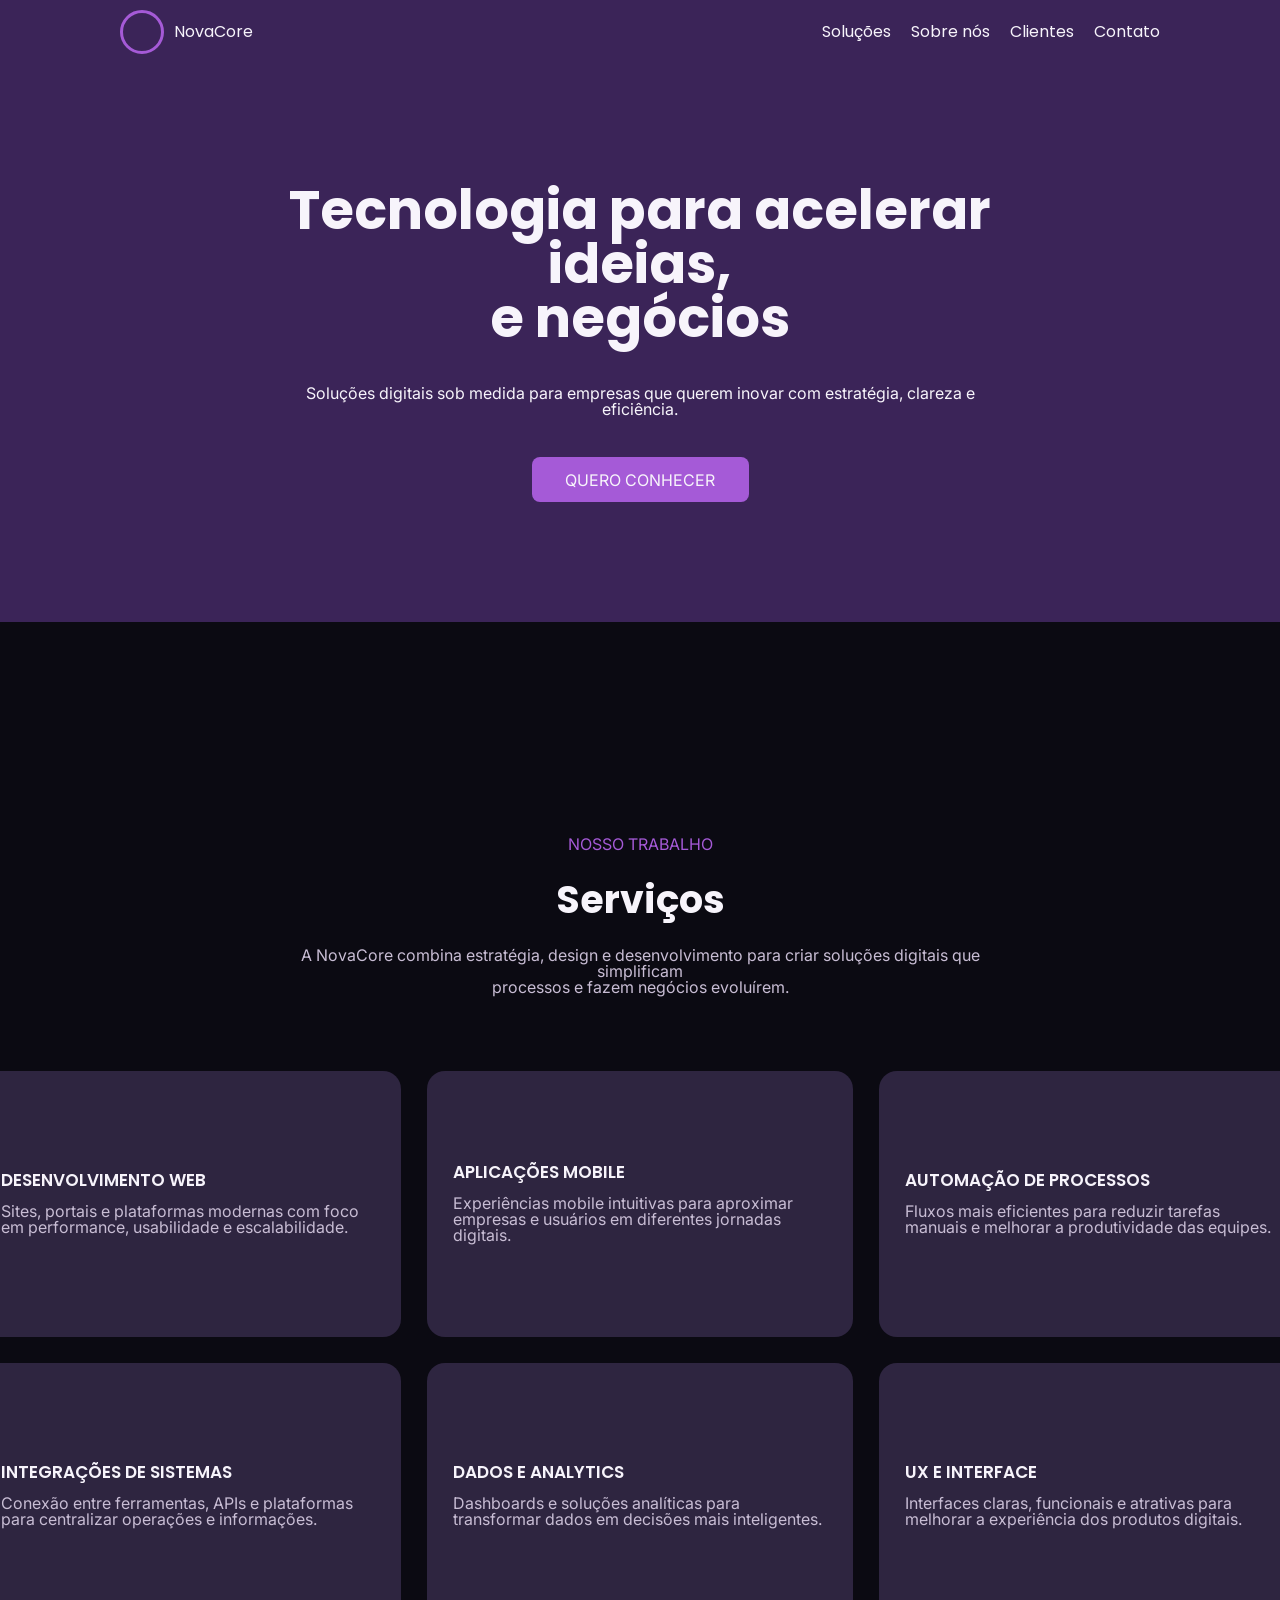
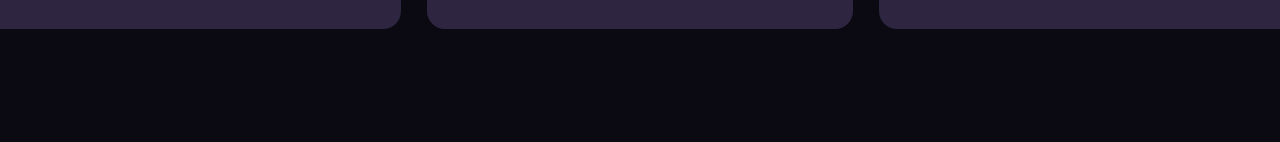
<file: NovaCare/index.html>
<!DOCTYPE html>
<html lang="en">
<head>
    <meta charset="UTF-8">
    <meta name="viewport" content="width=device-width, initial-scale=1.0">
    <title>Document</title>
    <link rel="stylesheet" href="./css/reset.css">
    <link rel="stylesheet" href="./css/variables.css">
    <link rel="stylesheet" href="./css/style.css">
</head>
<body>
    <nav>
        <div id="logo">
            <div id="icon-logo"></div>
            <h1>NovaCore</h1>
        </div>
        <div id="links">
            <a href="">Soluções</a>
            <a href="">Sobre nós</a>
            <a href="">Clientes</a>
            <a href="">Contato</a>
        </div>
    </nav>
    <section id="hero" class="section">
        <h1>Tecnologia para acelerar <br> ideias, <br> e negócios</h1>
        <p>Soluções digitais sob medida para empresas que querem inovar com estratégia, clareza e <br> eficiência.</p>
        <div id="btn-hero" class="btn">QUERO CONHECER</div>
    </section>
    <section id="services" class="section">
        <p><span id="eyebrow">NOSSO TRABALHO</span></p>
        <h2 id="title">Serviços</h2>
        <p id="subtitle">A NovaCore combina estratégia, design e desenvolvimento para criar soluções digitais que simplificam <br> processos e fazem negócios evoluírem.</p>
        <div class="grade">
            <div class="card">
                <h3 class="card-title">DESENVOLVIMENTO WEB</h3>
                <p class="card-subtitle">Sites, portais e plataformas modernas com foco em performance, usabilidade e escalabilidade.</p>
            </div>
            <div class="card">
                <h3 class="card-title">APLICAÇÕES MOBILE</h3>
                <p class="card-subtitle">Experiências mobile intuitivas para aproximar empresas e usuários em diferentes jornadas digitais.</p>
            </div>
            <div class="card">
                <h3 class="card-title">AUTOMAÇÃO DE PROCESSOS</h3>
                <p class="card-subtitle">Fluxos mais eficientes para reduzir tarefas manuais e melhorar a produtividade das equipes.</p>
            </div>
            <div class="card">
                <h3 class="card-title">INTEGRAÇÕES DE SISTEMAS</h3>
                <p class="card-subtitle">Conexão entre ferramentas, APIs e plataformas para centralizar operações e informações.</p>
            </div>
            <div class="card">
                <h3 class="card-title">DADOS E ANALYTICS</h3>
                <p class="card-subtitle">Dashboards e soluções analíticas para transformar dados em decisões mais inteligentes.</p>
            </div>
            <div class="card">
                <h3 class="card-title">UX E INTERFACE</h3>
                <p class="card-subtitle">Interfaces claras, funcionais e atrativas para melhorar a experiência dos produtos digitais.</p>
            </div>
        </div>
    </section>
</body>

</html>
</file>
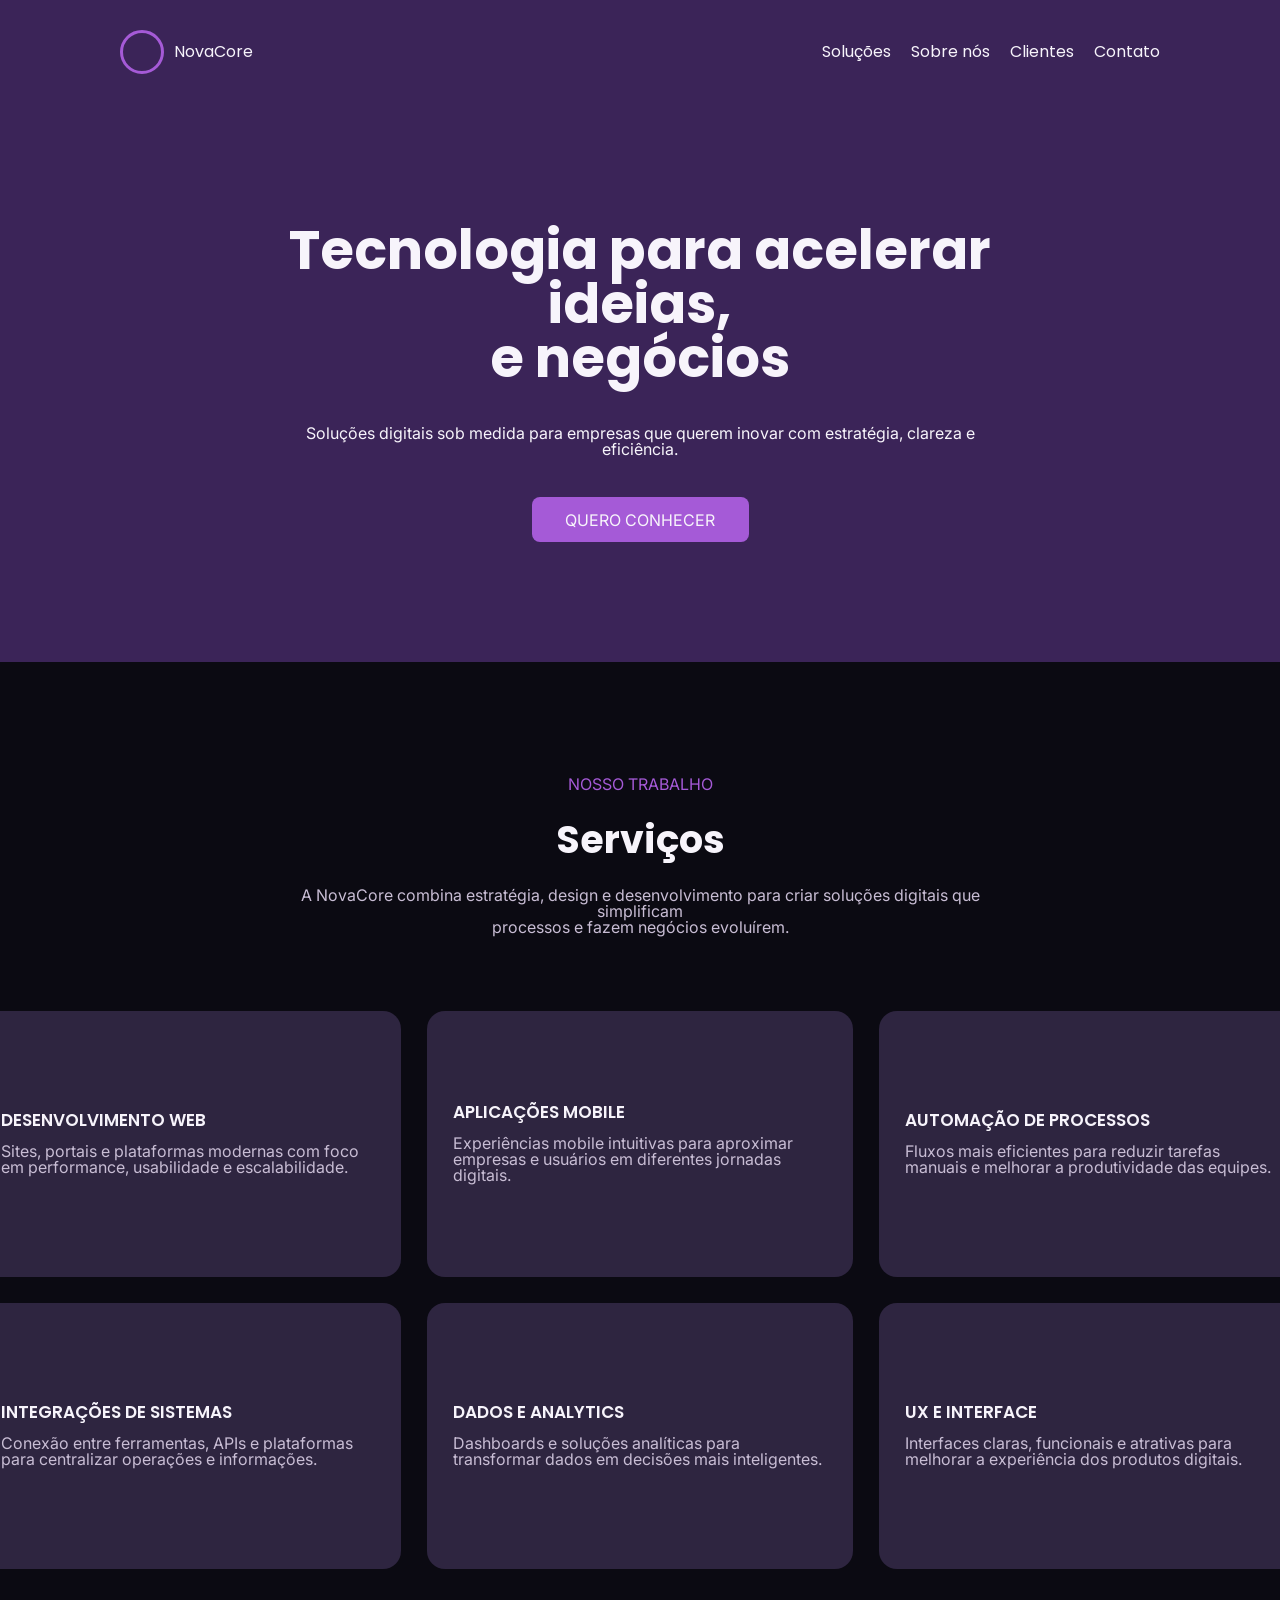
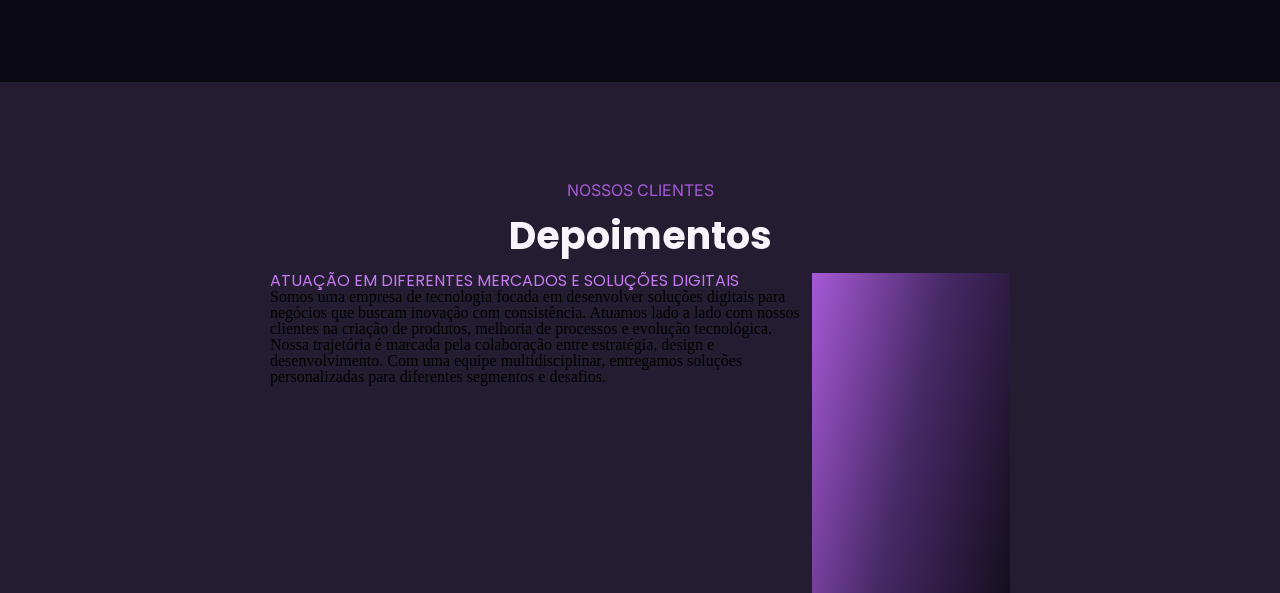
<file: NovaCore/index.html>
<!DOCTYPE html>
<html lang="en">
<head>
    <meta charset="UTF-8">
    <meta name="viewport" content="width=device-width, initial-scale=1.0">
    <title>Document</title>
    <link rel="stylesheet" href="./css/reset.css">
    <link rel="stylesheet" href="./css/variables.css">
    <link rel="stylesheet" href="./css/style.css">
</head>
<body>
    <nav>
        <div id="logo">
            <div id="icon-logo"></div>
            <h1>NovaCore</h1>
        </div>
        <div id="links">
            <a href="">Soluções</a>
            <a href="">Sobre nós</a>
            <a href="">Clientes</a>
            <a href="">Contato</a>
        </div>
    </nav>
    <section id="hero" class="section">
        <h1>Tecnologia para acelerar <br> ideias, <br> e negócios</h1>
        <p>Soluções digitais sob medida para empresas que querem inovar com estratégia, clareza e <br> eficiência.</p>
        <div id="btn-hero" class="btn">QUERO CONHECER</div>
    </section>
    <section id="services" class="section">
        <p><span id="eyebrow">NOSSO TRABALHO</span></p>
        <h2 id="title">Serviços</h2>
        <p id="subtitle">A NovaCore combina estratégia, design e desenvolvimento para criar soluções digitais que simplificam <br> processos e fazem negócios evoluírem.</p>
        <div class="grade">
            <div class="card">
                <h3 class="card-title">DESENVOLVIMENTO WEB</h3>
                <p class="card-subtitle">Sites, portais e plataformas modernas com foco em performance, usabilidade e escalabilidade.</p>
            </div>
            <div class="card">
                <h3 class="card-title">APLICAÇÕES MOBILE</h3>
                <p class="card-subtitle">Experiências mobile intuitivas para aproximar empresas e usuários em diferentes jornadas digitais.</p>
            </div>
            <div class="card">
                <h3 class="card-title">AUTOMAÇÃO DE PROCESSOS</h3>
                <p class="card-subtitle">Fluxos mais eficientes para reduzir tarefas manuais e melhorar a produtividade das equipes.</p>
            </div>
            <div class="card">
                <h3 class="card-title">INTEGRAÇÕES DE SISTEMAS</h3>
                <p class="card-subtitle">Conexão entre ferramentas, APIs e plataformas para centralizar operações e informações.</p>
            </div>
            <div class="card">
                <h3 class="card-title">DADOS E ANALYTICS</h3>
                <p class="card-subtitle">Dashboards e soluções analíticas para transformar dados em decisões mais inteligentes.</p>
            </div>
            <div class="card">
                <h3 class="card-title">UX E INTERFACE</h3>
                <p class="card-subtitle">Interfaces claras, funcionais e atrativas para melhorar a experiência dos produtos digitais.</p>
            </div>
        </div>
    </section>
    <section id="aboutus" class="section">
        <p><span id="eyebrow">NOSSOS CLIENTES</span></p>
        <h2 id="title">Depoimentos</h2>
        <div id="aboutuscontent">
            <div id="aboutustext">
                <h4 class="paragraphtitle">ATUAÇÃO EM DIFERENTES MERCADOS E SOLUÇÕES DIGITAIS</h4>
                <p>Somos uma empresa de tecnologia focada em desenvolver soluções digitais para negócios que buscam inovação com
                consistência. Atuamos lado a lado com nossos clientes na criação de produtos, melhoria de processos e evolução
                tecnológica.</p>
                <p>Nossa trajetória é marcada pela colaboração entre estratégia, design e desenvolvimento. Com uma equipe multidisciplinar,
                entregamos soluções personalizadas para diferentes segmentos e desafios.</p>
            </div>
            <div id="imgaboutus"></div>
        </div>
    </section>
</body>

</html>
</file>
<file: NovaCare/css/variables.css>
@import url('https://fonts.googleapis.com/css2?family=Poppins:ital,wght@0,100;0,200;0,300;0,400;0,500;0,600;0,700;0,800;0,900;1,100;1,200;1,300;1,400;1,500;1,600;1,700;1,800;1,900&display=swap');
@import url('https://fonts.googleapis.com/css2?family=Inter:ital,opsz,wght@0,14..32,100..900;1,14..32,100..900&family=Roboto:ital,wght@0,100..900;1,100..900&display=swap');

:root {
    --light: #3B2458;
    --dark: #0B0A12;
    --title-color: #F7F4FB;
    --subtitle-color: #C8BDD4;
    --title-font: "Poppins", sans-serif;
    --subtitle-font: "Inter", sans-serif;
    --btn-color: #A55AD7;
    --card-color: #2E2540;
}
</file>
<file: NovaCare/css/style.css>
nav{
    display: flex;
    flex-direction: row;
    background-color: var(--light);
    justify-content: space-between;
    align-items: center;
    height: 7vh;
    padding: 0 120px;

    img {
        width: 38px;
        height: 38px;
        border-radius: 100%;
    }
    
    h1 {
        color: var(--title-color);
        font-family: var(--title-font);
    }

}

#logo {
    display: flex;
    align-items: center;
    gap: 10px;
}

#icon-logo {
    border-radius: 100%;
    border: 3px solid var(--btn-color);
    width: 38px;
    height: 38px;
}

#links {
    display: flex;
    font-family: var(--title-font);
    gap: 20px;
    a {
        color: var(--title-color);
        text-decoration: none;
    }
}

.section {
    display: flex;
    justify-content: center;
    padding: 0 270px;

    h1{
        color: var(--title-color);
        font-family: var(--title-font);
        font-size: 54px;
        font-weight: 700;
    }

}

#hero {
    flex-direction: column;
    gap: 40px;
    background-color: var(--light);
    text-align: center;
    align-items: center;
    height: 559px;

    p {
        font-family: var(--subtitle-font);
        color: var(--title-color);
        font-weight: 400;
    }
}

.btn {
    background-color: var(--btn-color);
    color: var(--title-color);
    font-family: var(--subtitle-font);
    padding: 15px 0;
    border-radius: 8px;
    display: flex;
    justify-content: center;
    align-items: center;
    transition: background-color 0.3s ease-in-out, transform 0.3s ease;
    cursor: pointer;
}

.btn:hover{
    background-color: var(--light);
    border: 2px solid var(--btn-color);
    transform: scale(1.05);
}

#btn-hero {
    padding: 0 26px;
    width: 165px;
    height: 45px;
}

#services {
    flex-direction: column;
    align-items: center;
    background-color: var(--dark);
    height: 1020px;
    padding-top: 100px;
    gap: 28px;
}

#eyebrow {
    color: var(--btn-color);
    font-family: var(--subtitle-font);
}

#title {
    color: var(--title-color);
    font-family: var(--title-font);
    font-weight: 700;
    font-size: 38px;
}

#subtitle {
    color: var(--subtitle-color);
    font-family: var(--subtitle-font);
    text-align: center;
}

.grade {
    display: grid;
    grid-template-columns: repeat(3, auto);
    grid-template-rows: repeat(2, auto);
    gap: 26px;
    padding-top: 48px;
}

.card {
    display: flex;
    flex-direction: column;
    justify-content: center;
    background-color: var(--card-color);
    height: 210px;
    width: 374px;
    padding: 28px 26px;
    gap: 14px;
    border-radius: 18px;
}

.card-title {
    font-family: var(--title-font);
    font-weight: 600;
    font-size: 17px;
    color: var(--title-color);
}

.card-subtitle {
    color: var(--subtitle-color);
    font-family: var(--subtitle-font)
}
</file>
<file: NovaCore/css/variables.css>
@import url('https://fonts.googleapis.com/css2?family=Poppins:ital,wght@0,100;0,200;0,300;0,400;0,500;0,600;0,700;0,800;0,900;1,100;1,200;1,300;1,400;1,500;1,600;1,700;1,800;1,900&display=swap');
@import url('https://fonts.googleapis.com/css2?family=Inter:ital,opsz,wght@0,14..32,100..900;1,14..32,100..900&family=Roboto:ital,wght@0,100..900;1,100..900&display=swap');

:root {
    --light: #3B2458;
    --dark: #0B0A12;
    --title-color: #F7F4FB;
    --subtitle-color: #C8BDD4;
    --title-font: "Poppins", sans-serif;
    --subtitle-font: "Inter", sans-serif;
    --btn-color: #A55AD7;
    --card-color: #2E2540;
    --aboutus-bg-color: #241D31;
    --paragaph-title: #C57AF1;
}
</file>
<file: NovaCore/css/style.css>
nav{
    display: flex;
    flex-direction: row;
    background-color: var(--light);
    justify-content: space-between;
    align-items: center;
    height: 7vh;
    padding: 20px 120px;

    img {
        width: 38px;
        height: 38px;
        border-radius: 100%;
    }
    
    h1 {
        color: var(--title-color);
        font-family: var(--title-font);
    }

}

#logo {
    display: flex;
    align-items: center;
    gap: 10px;
}

#icon-logo {
    border-radius: 100%;
    border: 3px solid var(--btn-color);
    width: 38px;
    height: 38px;
}

#links {
    display: flex;
    font-family: var(--title-font);
    gap: 20px;
    a {
        color: var(--title-color);
        text-decoration: none;
    }
}

.section {
    display: flex;
    justify-content: center;
    padding: 0 270px;

    h1{
        color: var(--title-color);
        font-family: var(--title-font);
        font-size: 54px;
        font-weight: 700;
    }

}

#hero {
    flex-direction: column;
    gap: 40px;
    background-color: var(--light);
    text-align: center;
    align-items: center;
    height: 559px;

    p {
        font-family: var(--subtitle-font);
        color: var(--title-color);
        font-weight: 400;
    }
}

.btn {
    background-color: var(--btn-color);
    color: var(--title-color);
    font-family: var(--subtitle-font);
    padding: 15px 0;
    border-radius: 8px;
    display: flex;
    justify-content: center;
    align-items: center;
    transition: background-color 0.3s ease-in-out, transform 0.3s ease;
    cursor: pointer;
}

.btn:hover{
    background-color: var(--light);
    border: 2px solid var(--btn-color);
    transform: scale(1.05);
}

#btn-hero {
    padding: 0 26px;
    width: 165px;
    height: 45px;
}

#services {
    flex-direction: column;
    align-items: center;
    background-color: var(--dark);
    height: 1020px;
    gap: 28px;
}

#eyebrow {
    color: var(--btn-color);
    font-family: var(--subtitle-font);
}

#title {
    color: var(--title-color);
    font-family: var(--title-font);
    font-weight: 700;
    font-size: 38px;
}

#subtitle {
    color: var(--subtitle-color);
    font-family: var(--subtitle-font);
    text-align: center;
}

.grade {
    display: grid;
    grid-template-columns: repeat(3, auto);
    grid-template-rows: repeat(2, auto);
    gap: 26px;
    padding-top: 48px;
}

.card {
    display: flex;
    flex-direction: column;
    justify-content: center;
    background-color: var(--card-color);
    height: 210px;
    width: 374px;
    padding: 28px 26px;
    gap: 14px;
    border-radius: 18px;
}

.card-title {
    font-family: var(--title-font);
    font-weight: 600;
    font-size: 17px;
    color: var(--title-color);
}

.card-subtitle {
    color: var(--subtitle-color);
    font-family: var(--subtitle-font)
}

#aboutus {
    background-color: var(--aboutus-bg-color);
    padding-top: 100px;
    display: flex;
    flex-direction: column;
    align-items: center;
    justify-content: center;
    gap: 18px;
}

#aboutuscontent{
    display: flex;
}

#aboutustext{
    display: flex;
    flex-direction: column;
    justify-content: left;
}

.paragraphtitle{
    color: var(--paragaph-title);
    font-family: var(--title-font);
}

#imgaboutus{
    background: linear-gradient(102.38deg, #A659D6 0%, #472966 50%, #140F1F 100%);
    width: 570px;
    height: 320px;
}
</file>
